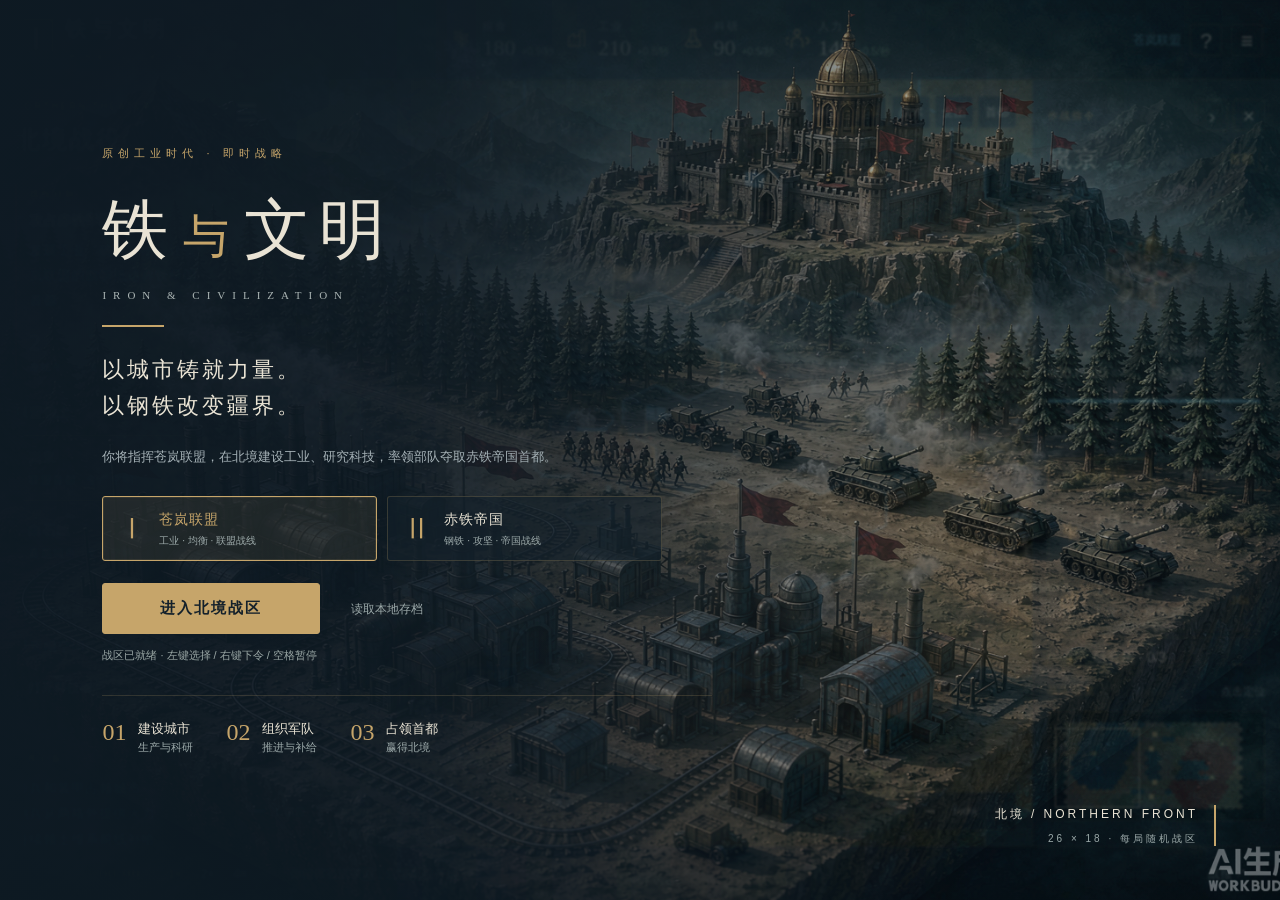
<file: index.html>
<!doctype html>
<html lang="zh-CN">
<head>
<meta charset="UTF-8"><meta name="viewport" content="width=device-width,initial-scale=1"><meta name="theme-color" content="#14212b">
<title>铁与文明 · 北境战役</title>
<link rel="icon" href="data:image/svg+xml,%3Csvg xmlns='http://www.w3.org/2000/svg' viewBox='0 0 40 40'%3E%3Cpath fill='%2314212b' d='M0 0h40v40H0z'/%3E%3Cpath fill='%23c6a56a' d='M10 8h20v5H10zm8 5h5v19h-5zM10 27h20v5H10z'/%3E%3C/svg%3E">
<link rel="stylesheet" href="style.css">
</head>
<body>
<div id="app">
<header class="topbar"><div class="brand"><b>Ⅰ</b><div><h1>铁与文明</h1><small>IRON & CIVILIZATION</small></div></div><div id="resources" class="resources" aria-label="国家资源"></div><div class="header-actions"><span class="faction-name">苍岚联盟</span><button id="help" class="icon-button" aria-label="操作手册">?</button><button id="menu" class="icon-button" aria-label="对局菜单">≡</button></div></header>
<main class="workspace">
<aside class="left-panel"><button id="close-left" class="icon-button drawer-close" aria-label="收起国家面板">×</button><div class="eyebrow">NORTHERN THEATER · 01</div><h2 class="campaign-title">北境战役</h2><section class="objective"><span class="eyebrow">战役目标</span><strong id="objective-title">攻占赤铁帝国首都</strong><p id="objective-detail">发展工业，确保补给。<br>让联盟的旗帜抵达赤都。</p><div id="campaign-stats" class="stats-pair"></div></section><div class="section-heading"><h3>联盟领土</h3><span id="city-count" class="badge"></span></div><div id="city-list"></div><div class="section-heading"><h3>科研与发展</h3></div><div id="research-summary"></div><button id="research-open" class="wide-button">打开科技树 <span>↗</span></button><div class="field-note"><span class="eyebrow">指挥官备忘</span><p>步兵和装甲占领城市。<br>炮兵从两格外提供火力。<br>连续领土维系前线补给。</p></div></aside>
<section class="map-area" aria-label="战役地图"><canvas id="map" tabindex="0" aria-label="六边形战役地图，左键选择，右键下令"></canvas><div class="map-top"><button id="toggle-left" class="icon-button" aria-label="切换国家面板">☰</button><div class="map-title">北境 / 战区态势<small id="map-status">实时战略地图</small></div><div class="map-tools"><button id="supply-toggle">补给</button><button id="routes-toggle" class="active" aria-pressed="true" title="显示或隐藏军队行军路线">行军</button><button id="grid-toggle">战术</button><button id="fit">全图</button><button id="home">首都</button><button id="open-inspector" aria-controls="inspector" aria-expanded="false" hidden>指令面板</button></div></div><div id="order-hint" class="order-hint" hidden>选择目标地块 · Esc 取消</div><div class="map-bottom"><div class="map-legend"><i class="blue-line"></i> Ⅰ 联盟 <i class="red-line"></i> Ⅱ 帝国 <i class="neutral-dot"></i> 中立</div><div class="zoom-tools"><button id="zoom-out" aria-label="缩小">−</button><span id="zoom-label">100%</span><button id="zoom-in" aria-label="放大">+</button></div></div><div id="toast" class="toast" role="status" hidden></div></section>
<aside class="right-panel"><div class="section-heading"><span class="eyebrow">作战指令</span><div class="panel-controls"><button id="collapse-inspector" class="icon-button" aria-label="收起指令面板" aria-controls="inspector" title="收起指令面板">›</button><button id="clear-selection" class="icon-button" aria-label="取消选择">×</button></div></div><div id="inspector"></div><div class="minimap-wrap"><div class="section-heading"><span class="eyebrow">战区总览</span><span class="tiny">点击定位</span></div><canvas id="minimap" aria-label="战区总览"></canvas></div></aside>
</main>
<footer class="bottom-bar"><div class="time-controls"><button id="pause">继续</button><span id="game-clock">00:00</span><div class="speeds"><button data-speed="1" class="active">1×</button><button data-speed="2">2×</button><button data-speed="4">4×</button></div></div><div id="latest-event">指挥部已就绪。</div><button id="log-open" class="quiet-button">战报 ↗</button><span class="bottom-hint">左键选择 · 右键下令 · 拖动平移</span></footer>
</div>
<div id="intro" class="intro-overlay"><div class="intro-keyart" aria-hidden="true"></div><div class="intro-content"><div class="intro-kicker">原创工业时代 · 即时战略</div><h2>铁<span>与</span>文明</h2><div class="intro-english">IRON & CIVILIZATION</div><div class="intro-rule"></div><p class="intro-description">以城市铸就力量。<br>以钢铁改变疆界。</p><p id="intro-faction-detail" class="intro-detail">你将指挥苍岚联盟，在北境建设工业、研究科技，<br>率领部队夺取赤铁帝国首都。</p><div class="faction-select" role="group" aria-label="选择指挥阵营"><button type="button" data-faction="0" class="faction-card active" aria-pressed="true"><span class="faction-mark">Ⅰ</span><span><strong>苍岚联盟</strong><small>工业 · 均衡 · 联盟战线</small></span></button><button type="button" data-faction="1" class="faction-card" aria-pressed="false"><span class="faction-mark">Ⅱ</span><span><strong>赤铁帝国</strong><small>钢铁 · 攻坚 · 帝国战线</small></span></button></div><div class="intro-actions"><button id="start" class="primary large" disabled>正在准备战区…</button><button id="intro-load" class="quiet-button">读取本地存档</button></div><div id="load-status" class="load-status">加载地图与指挥界面</div><div class="intro-steps"><div><b>01</b><span>建设城市<small>生产与科研</small></span></div><div><b>02</b><span>组织军队<small>推进与补给</small></span></div><div><b>03</b><span>占领首都<small>赢得北境</small></span></div></div></div><div class="intro-map-label">北境 / NORTHERN FRONT<small>26 × 18 · 每局随机战区</small></div></div>
<dialog id="modal"><div class="dialog-head"><div><span class="eyebrow">COMMAND CENTER</span><h2 id="modal-title"></h2></div><button id="modal-close" class="icon-button" aria-label="关闭弹窗">×</button></div><div id="modal-body"></div></dialog>
<script type="module" src="main.js"></script>
</body></html>
</file>
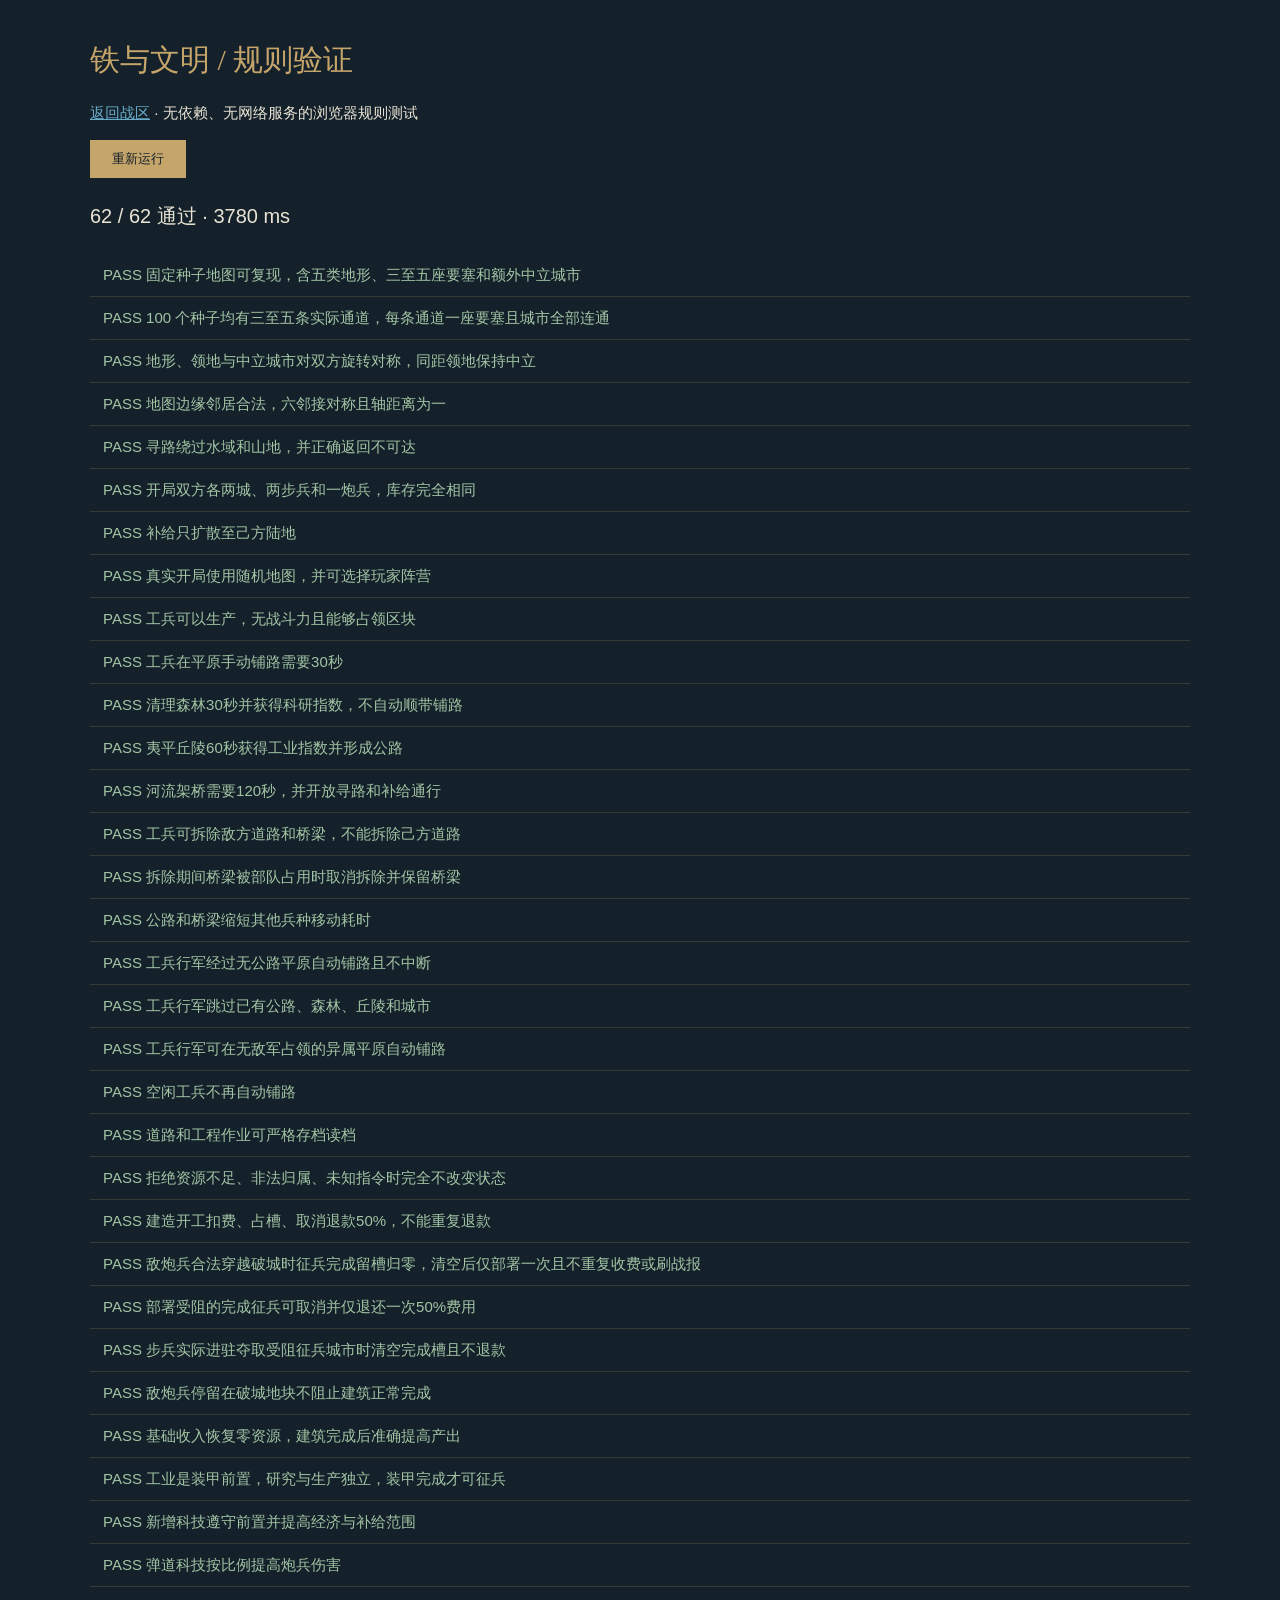
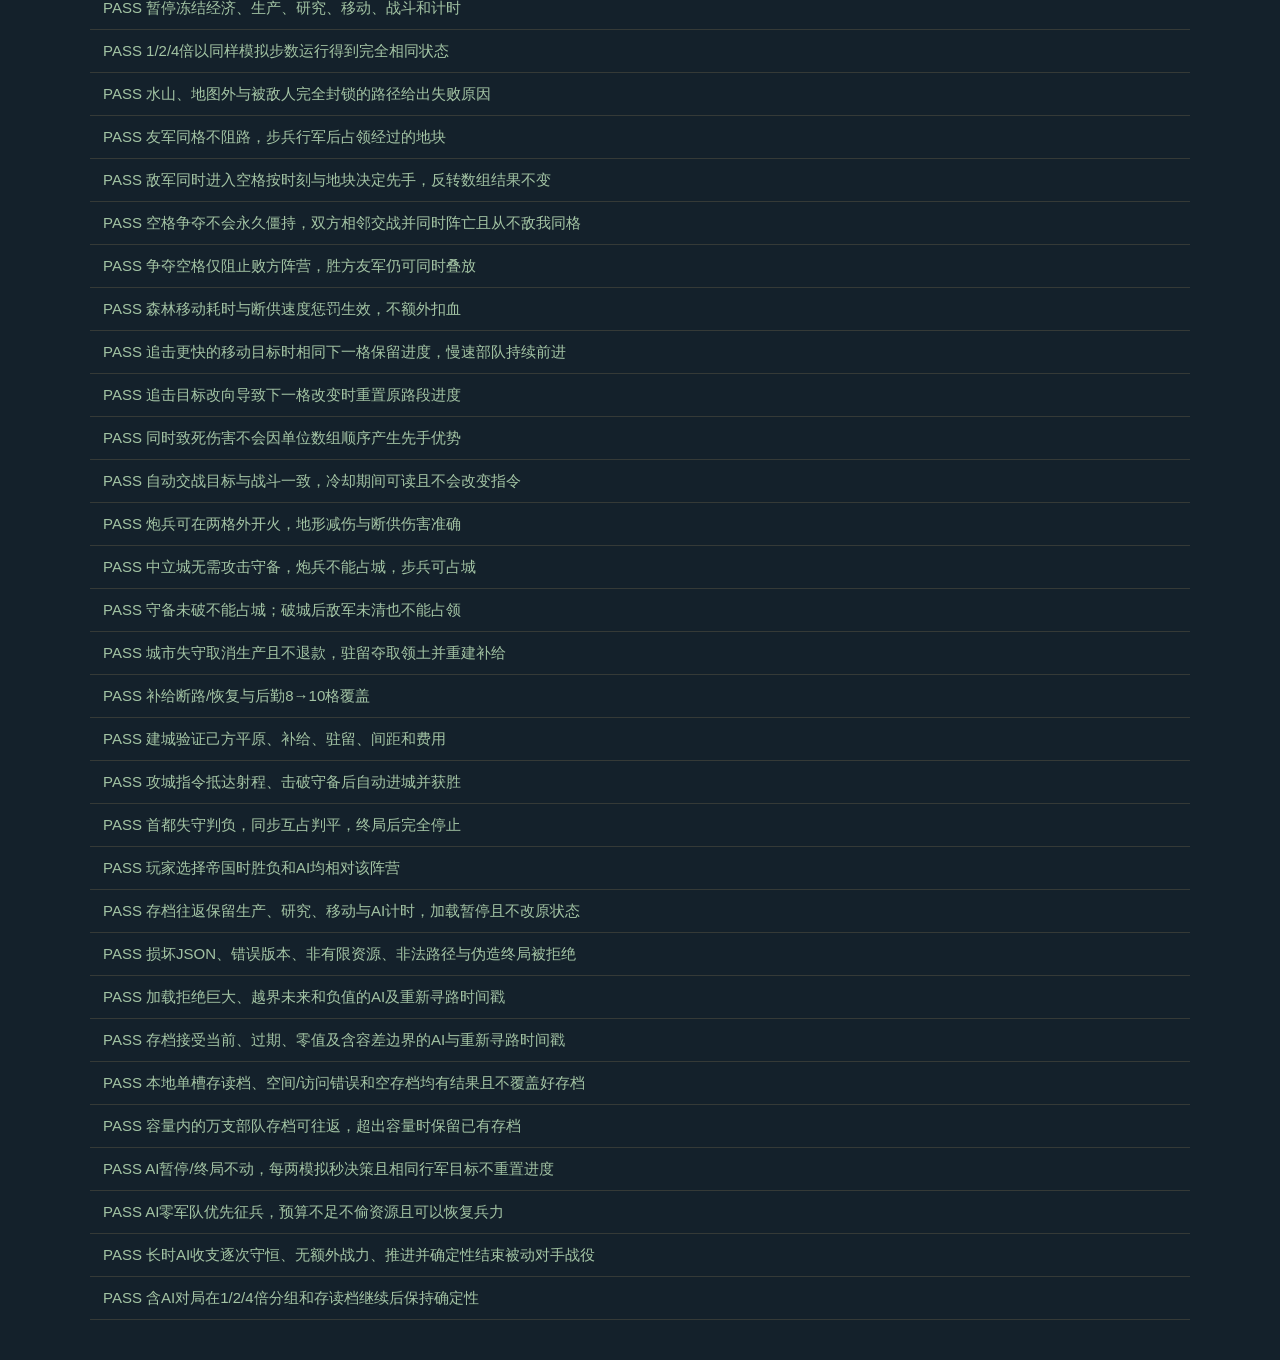
<file: rules.test.html>
<!doctype html>
<html lang="zh-CN"><head><meta charset="UTF-8"><meta name="viewport" content="width=device-width,initial-scale=1"><title>铁与文明 · 规则测试</title><style>body{font:15px/1.6 "Microsoft YaHei",sans-serif;background:#14212b;color:#e9e3d4;margin:40px auto;max-width:1100px;padding:0 24px}h1{font:30px SimSun,serif;color:#c6a56a}a{color:#68acc9}button{padding:10px 22px;background:#c6a56a;border:0;color:#14212b;cursor:pointer}.result{padding:9px 13px;border-bottom:1px solid #c6a56a30}.pass{color:#a3c4a4}.fail{color:#e4937c}#summary{margin:22px 0;font-size:20px}small{color:#99aaaa}pre{white-space:pre-wrap}</style></head><body><h1>铁与文明 / 规则验证</h1><p><a href="index.html">返回战区</a> · 无依赖、无网络服务的浏览器规则测试</p><button id="run">重新运行</button><div id="summary">正在执行…</div><div id="results"></div><pre id="details"></pre><script type="module" src="rules.test.js"></script></body></html>
</file>
<file: style.css>
*{box-sizing:border-box}:root{color-scheme:dark;--ink:#14212b;--panel:#24333b;--brass:#c6a56a;--text:#e9e3d4;--muted:#9daaaa;--line:#c6a56a30;--blue:#68acc9;--red:#c96b61;--amber:#e4b56e}html,body{margin:0;width:100%;height:100%;overflow:hidden}body{background:var(--ink);color:var(--text);font:14px/1.5 "Microsoft YaHei","PingFang SC",sans-serif}button{font:inherit;color:inherit;border:1px solid var(--line);background:#ffffff07;border-radius:3px;padding:8px 12px;cursor:pointer;transition:background .15s,border-color .15s}button:hover:not(:disabled){background:#c6a56a20;border-color:var(--brass)}button:focus-visible,canvas:focus-visible{outline:2px solid var(--brass);outline-offset:2px}button:disabled{opacity:.4;cursor:not-allowed}button.active{background:#c6a56a25;color:var(--brass);border-color:var(--brass)}button.primary{background:var(--brass);color:var(--ink);font-weight:700;border-color:var(--brass)}button.primary:hover:not(:disabled){background:#dfc18a}h1,h2,h3,p{margin:0}h2{font:25px/1.4 SimSun,serif;letter-spacing:2px}h3{font-size:14px;font-weight:500}.tiny{font-size:11px;color:var(--muted)}.eyebrow{font-size:10px;letter-spacing:2px;color:var(--brass)}.icon-button{width:32px;height:32px;padding:0;font-size:21px;display:inline-grid;place-items:center;background:transparent}.quiet-button{border-color:transparent;background:transparent;color:var(--muted);font-size:12px}.wide-button{width:100%;display:flex;justify-content:space-between;font-size:13px}.brand{display:flex;align-items:center;gap:12px;width:214px;flex-shrink:0}.brand>b{font:700 29px Georgia;color:var(--brass);border:1px solid var(--brass);width:36px;height:42px;text-align:center;clip-path:polygon(0 0,100% 0,100% 80%,50% 100%,0 80%)}.brand h1{font:22px SimSun,serif;letter-spacing:4px}.brand small{font-size:8px;letter-spacing:2px;color:var(--brass)}#app{height:100%;display:flex;flex-direction:column}.topbar{height:80px;display:flex;align-items:center;flex-shrink:0;padding:0 22px;border-bottom:1px solid var(--line);gap:12px;background:linear-gradient(130deg,#25353d,#14212b)}.resources{display:flex;flex:1;justify-content:center;gap:25px}.resource{min-width:104px;display:flex;align-items:center;gap:10px}.resource-icon{width:24px;color:var(--brass)}.resource-label{display:block;color:var(--muted);font-size:11px;letter-spacing:2px}.resource strong{font:24px/1.2 Georgia; font-variant-numeric:tabular-nums}.resource small{font-size:10px;color:#a6c3a6;margin-left:6px}.header-actions{display:flex;align-items:center;gap:9px;font-size:12px}.faction-name{color:var(--blue)}.workspace{flex:1;display:flex;min-height:0}.left-panel,.right-panel{flex-shrink:0;background:linear-gradient(150deg,#24353d,#192b35 70%);padding:22px 18px;overflow-y:auto;scrollbar-width:thin;scrollbar-color:#56635e transparent}.left-panel{width:238px;border-right:1px solid var(--line)}.right-panel{width:274px;border-left:1px solid var(--line);display:flex;flex-direction:column}.campaign-title{margin-top:8px}.objective{border-left:2px solid var(--brass);padding-left:12px;margin:25px 0}.objective strong{display:block;margin:7px 0}.objective p,.field-note p{font-size:12px;color:var(--muted);line-height:1.8}.stats-pair{display:flex;gap:26px;margin-top:16px}.stats-pair strong{font:23px Georgia;margin:0}.stats-pair span{font-size:11px;color:var(--muted)}.section-heading{display:flex;align-items:center;justify-content:space-between;margin:20px 0 12px}.section-heading:first-child{margin-top:0}.badge{font:12px Georgia;border:1px solid var(--line);color:var(--brass);padding:2px 6px}.city-card{width:100%;text-align:left;margin-bottom:7px;padding:11px 12px}.city-card.selected{border-color:var(--brass);background:#c6a56a10}.city-card strong{font-size:14px;font-weight:500}.city-card small{display:block;font-size:11px;color:var(--muted);margin-top:3px}.city-symbol{float:right;color:var(--brass);font:20px Georgia}.mini-progress,.progress{height:3px;background:#0c1b21;margin-top:9px}.mini-progress i,.progress i{display:block;height:100%;background:var(--brass)}.field-note{border-top:1px solid var(--line);padding-top:17px;margin-top:23px}.field-note p{margin-top:8px}.art-status{font-size:10px;color:#999a8d;margin-top:20px}.map-area{position:relative;min-width:0;flex:1;background:#102028;overflow:hidden}#map{width:100%;height:100%;display:block;cursor:crosshair;touch-action:none;outline:none}.map-top{position:absolute;left:16px;right:16px;top:16px;display:flex;align-items:center;gap:10px;pointer-events:none}.map-top button{pointer-events:auto;backdrop-filter:blur(10px);background:#14212bd9}.map-title{font-size:12px;letter-spacing:2px;padding:6px 12px;border-left:2px solid var(--brass);background:#14212bc9}.map-title small{display:block;font-size:10px;color:var(--muted);letter-spacing:0}.map-tools{margin-left:auto;display:flex;gap:5px}.map-tools button{font-size:12px;padding:6px 9px}.map-bottom{position:absolute;left:20px;right:16px;bottom:16px;display:flex;justify-content:space-between;align-items:center;pointer-events:none}.map-legend{display:flex;align-items:center;gap:7px;font-size:10px;background:#14212bdb;padding:7px 10px;color:#bac5bd;border:1px solid var(--line)}.blue-line,.red-line{width:13px;height:2px;background:var(--blue);margin-left:7px}.red-line{background:var(--red)}.neutral-dot{height:5px;width:5px;background:var(--brass);border-radius:50%;margin-left:7px}.zoom-tools{display:flex;align-items:center;pointer-events:auto;background:#14212be0;border:1px solid var(--line)}.zoom-tools button{border:0;width:30px;padding:3px;font-size:20px}.zoom-tools span{font:11px Georgia;text-align:center;min-width:40px}.bottom-bar{height:54px;flex-shrink:0;display:flex;align-items:center;padding:0 20px;gap:18px;border-top:1px solid var(--line);background:#13222b}.time-controls{display:flex;align-items:center;gap:15px}.time-controls>button{padding:5px 10px;min-width:64px;font-size:12px}#game-clock{font:16px Georgia;color:var(--brass);letter-spacing:1px;width:46px}.speeds{display:flex;gap:3px}.speeds button{border-color:transparent;padding:4px 7px;font-size:12px}#latest-event{font-size:12px;flex:1;overflow:hidden;text-overflow:ellipsis;white-space:nowrap;border-left:1px solid var(--line);padding-left:16px;color:#c3c9bc}.bottom-hint{font-size:10px;color:#849498}.detail-heading{display:flex;justify-content:space-between;align-items:center;margin-bottom:7px}.detail-heading h2{font-size:24px}.owner-label{color:var(--blue);font-size:11px;letter-spacing:1px}.owner-label.enemy{color:var(--red)}.detail-portrait{height:125px;display:flex;align-items:center;justify-content:center;background:radial-gradient(ellipse at 50% 75%,#79806c30,transparent 70%);border-bottom:1px solid var(--line);margin-bottom:15px}.detail-portrait img{width:180px;height:125px;object-fit:contain}.detail-stats{display:grid;grid-template-columns:1fr 1fr;gap:12px 8px;margin:15px 0}.detail-stats span{display:block;font-size:11px;color:var(--muted);margin-bottom:3px}.detail-stats strong{font-size:14px;font-weight:500}.health-track{height:4px;background:#102029;margin:8px 0 16px}.health-track i{display:block;height:100%;background:var(--blue)}.description{font-size:12px;color:var(--muted);line-height:1.8;margin:10px 0}.action-list{display:flex;flex-direction:column;gap:6px}.action-card{display:flex;align-items:center;gap:10px;width:100%;text-align:left;padding:9px 10px}.action-card svg{width:24px;flex-shrink:0;color:var(--brass)}.action-card>div{flex:1}.action-card strong{font-size:13px;font-weight:500;display:block}.action-card small{font-size:10px;color:var(--muted);display:block;margin-top:3px}.duration{font-size:11px;color:var(--brass)}.reason{font-size:11px;color:var(--amber);margin:3px 0 7px}.production-box{border:1px solid var(--line);padding:12px;margin-bottom:14px}.production-box small{font-size:11px;color:var(--muted)}.production-box button{font-size:11px;padding:4px 8px;margin-top:9px}.empty-symbol{font:70px Georgia;color:#c6a56a60;text-align:center;margin:30px 0}.minimap-wrap{margin-top:auto;padding-top:18px}.minimap-wrap .section-heading{margin-top:0}#minimap{width:100%;height:110px;border:1px solid var(--line);background:#102028;cursor:pointer}.status-pill{font-size:11px;padding:3px 7px;color:#bdd1b9;border:1px solid #8dab8040;background:#55774f20}.status-pill.warning{color:var(--amber);border-color:#c6a56a50;background:#c6a56a10}.order-hint{position:absolute;left:50%;top:76px;transform:translateX(-50%);padding:8px 17px;border:1px solid var(--brass);background:#14212bf2;color:var(--brass);font-size:12px;white-space:nowrap}.toast{position:absolute;left:50%;bottom:66px;transform:translateX(-50%);padding:10px 18px;max-width:90%;text-align:center;background:#13212af5;border:1px solid var(--brass);box-shadow:0 8px 30px #0005;font-size:13px;pointer-events:none}.intro-overlay{position:fixed;inset:0;z-index:5;display:flex;align-items:center;background:linear-gradient(90deg,#101d28fc 0%,#101d28f4 30%,#101d2866 70%,#101d2820);backdrop-filter:blur(1px);overflow:hidden}.intro-keyart{position:absolute;inset:0;background:url("assets/key-art.png") center center/cover no-repeat;opacity:.72;z-index:-1;pointer-events:none;filter:saturate(.82) contrast(1.04)}.intro-keyart::after{content:"";position:absolute;inset:0;background:linear-gradient(90deg,#101d28f5 0%,#101d28d9 34%,#101d2833 72%,#101d2810)}.intro-content{margin-left:8vw;width:610px}.intro-kicker{font-size:11px;color:var(--brass);letter-spacing:5px;margin-bottom:24px}.intro-content h2{font:78px SimSun,serif;letter-spacing:9px}.intro-content h2 span{font-size:46px;color:var(--brass);padding:0 6px}.intro-english{font:11px Georgia;letter-spacing:7px;color:#abb5b4;margin:14px 0 24px}.intro-rule{height:2px;width:62px;background:var(--brass);margin-bottom:25px}.intro-description{font:24px/1.65 SimSun,serif;letter-spacing:3px}.intro-detail{font-size:13px;line-height:1.9;color:#a5b1b6;margin:20px 0 27px}.large{font-size:15px;letter-spacing:2px;padding:13px 33px;min-width:218px}.load-status{font-size:11px;color:#9aa7a5;margin-top:13px}.intro-steps{display:flex;gap:33px;border-top:1px solid var(--line);padding-top:23px;margin-top:32px}.intro-steps>div{display:flex;gap:12px}.intro-steps b{font:24px Georgia;color:var(--brass)}.intro-steps span{font-size:13px}.intro-steps small{display:block;font-size:11px;color:var(--muted)}.preview-note{font-size:11px;color:#9c9b8c;max-width:480px;margin-top:22px}.intro-map-label{position:absolute;right:5vw;bottom:6vh;text-align:right;font-size:12px;letter-spacing:3px;padding-right:16px;border-right:2px solid var(--brass)}.intro-map-label small{display:block;font-size:10px;color:var(--muted);margin-top:8px}dialog{width:min(780px,92vw);max-height:88vh;overflow:auto;background:linear-gradient(140deg,#263840,#14232d);color:var(--text);border:1px solid #c6a56a66;border-radius:6px;padding:26px;box-shadow:0 25px 100px #0009}dialog::backdrop{background:#07121bc9;backdrop-filter:blur(5px)}.dialog-head{display:flex;justify-content:space-between;align-items:center;border-bottom:1px solid var(--line);padding-bottom:20px;margin-bottom:22px}.dialog-head h2{margin-top:6px}.tech-grid,.guide-grid{display:grid;grid-template-columns:1fr 1fr;gap:18px}.tech-card{padding:19px;border:1px solid var(--line);background:#ffffff03}.tech-card h3{font-size:17px;margin:8px 0}.tech-card p{font-size:13px;color:var(--muted);min-height:43px}.tech-card button{width:100%;margin-top:14px}.tech-card svg{width:28px;height:28px;color:var(--brass)}.tech-card small{font-size:11px;color:var(--brass)}.guide-grid h3{color:var(--brass);margin-bottom:9px}.guide-grid p{color:#adbaba;font-size:14px;line-height:1.9}.guide-units{display:flex;gap:18px;border-top:1px solid var(--line);padding-top:20px;margin-top:20px}.guide-unit{flex:1;text-align:center}.guide-unit img{width:130px;height:95px;object-fit:contain}.guide-unit p{font-size:12px;color:var(--muted)}.menu-actions{display:grid;grid-template-columns:1fr 1fr;gap:12px}.log-entry{display:flex;gap:20px;border-bottom:1px solid var(--line);padding:11px 0;font-size:13px}.log-entry time{font:14px Georgia;color:var(--brass)}.outcome{text-align:center;padding:20px}.outcome h3{font:40px SimSun,serif;letter-spacing:5px;color:var(--brass);margin:20px}.outcome p{color:var(--muted);margin:15px 0 25px}.collapse-left .left-panel{display:none}.stack-buttons{display:flex;flex-wrap:wrap;gap:5px;margin:12px 0}.stack-buttons button{font-size:11px;padding:5px 7px}.unit-order{font-size:12px;color:var(--brass);border-left:2px solid var(--brass);padding-left:9px;margin:15px 0}svg{display:block;width:100%;height:auto}[hidden]{display:none!important}@media(max-width:1300px){.left-panel{width:214px;padding:19px 15px}.right-panel{width:248px;padding:19px 15px}.brand{width:190px}.resources{gap:12px}.resource{min-width:90px;gap:8px}.topbar{padding:0 17px}.resource strong{font-size:22px}.bottom-hint{display:none}.map-tools button{padding:6px}.map-title{display:none}.intro-content h2{font-size:66px}.intro-description{font-size:22px}}@media(max-height:760px){.field-note{display:none}.left-panel,.right-panel{padding-top:16px}.objective{margin:18px 0}.detail-portrait{height:95px}.detail-portrait img{height:100px}.section-heading{margin-top:16px}.action-card{padding:7px 9px}.minimap-wrap{padding-top:12px}#minimap{height:85px}.topbar{height:72px}.intro-kicker{margin-bottom:16px}.intro-content h2{font-size:64px}.intro-english{margin:12px 0 17px}.intro-rule{margin-bottom:18px}.intro-description{font-size:21px}.intro-detail{margin:14px 0 20px}.intro-steps{margin-top:22px;padding-top:17px}.preview-note{margin-top:14px}}@media(max-width:1050px){.left-panel{display:none}.collapse-left .left-panel{display:block;position:absolute;top:72px;bottom:54px;left:0;z-index:3;box-shadow:15px 0 45px #0006}.brand{width:170px}.resources{gap:10px}.resource{min-width:74px}.resource-icon{display:none}.faction-name{display:none}.right-panel{width:230px}.topbar{height:72px}.bottom-bar{gap:9px;padding:0 12px}}@media(max-width:760px){.right-panel{width:205px;padding:14px 12px}.brand{width:126px;gap:7px}.brand h1{font-size:16px;letter-spacing:2px}.brand small{font-size:6px;letter-spacing:1px}.brand>b{width:25px;height:32px;font-size:22px}.resource{min-width:0}.resource-label{font-size:9px;letter-spacing:0}.resource strong{font-size:18px}.resource small{display:block;margin:0}.resources{gap:17px}.header-actions{gap:3px}.map-top{left:8px;right:8px}.map-tools{gap:3px}.map-tools button{font-size:10px}.map-legend{display:none}.map-bottom{justify-content:flex-end}#latest-event{display:none}.bottom-bar>.quiet-button{margin-left:auto}.intro-content{margin-left:7vw;width:85vw}.intro-content h2{font-size:52px}.intro-description{font-size:19px}.intro-map-label{display:none}.intro-steps{gap:20px}.intro-detail{font-size:12px}.tech-grid,.guide-grid{grid-template-columns:1fr}.guide-unit img{width:80px}.topbar{padding:0 10px}}
.panel-controls{display:flex;gap:5px}.collapse-right .right-panel{display:none}.drawer-close{display:none}@media(max-width:1050px){.drawer-close{display:grid;position:absolute;right:8px;top:8px}.brand small{font-size:7px;letter-spacing:1.5px;white-space:nowrap}}
.production-tabs{display:flex;gap:6px;margin:14px 0 10px}.production-tabs button{flex:1;font-size:13px;padding:6px}.action-card .unit-icon{width:42px;height:38px;object-fit:contain;flex-shrink:0}.action-card .reason{display:block;margin-top:4px;font-size:11px;line-height:1.5}.action-card:disabled{opacity:.65}.description{font-size:13px}.action-card strong{font-size:14px}.log-entry.danger{color:var(--amber)}.log-entry.success{color:#b8cbae}#inspector{flex:1;min-height:0;overflow-y:auto;padding-right:5px;scrollbar-width:thin;scrollbar-color:#56635e transparent}.right-panel{overflow:hidden}.right-panel>.section-heading{flex-shrink:0}.production-box{font-size:14px}.production-box button{font-size:12px}.health-track i{transition:width .15s}.minimap-wrap{flex-shrink:0}.description,.unit-order,.tech-card p,.objective p,.field-note p{font-size:14px}.owner-label,.detail-stats span,.action-card small,.city-card small{font-size:12px}.reason,.action-card .reason{font-size:12px}.action-card strong{font-size:14px}
dialog.tech-tree-modal{width:min(1040px,96vw)}
.tech-tree-scroll{max-height:62vh;overflow:auto;border:1px solid var(--line);background:linear-gradient(#ffffff03,#00000012),repeating-linear-gradient(0deg,transparent,transparent 31px,#c6a56a08 32px),repeating-linear-gradient(90deg,transparent,transparent 31px,#c6a56a08 32px);scrollbar-width:thin;scrollbar-color:#766e59 transparent}
.tech-tree{position:relative;margin:0 auto}
.tech-links{position:absolute;inset:0;pointer-events:none}
.tech-edge{fill:none;stroke:#71808755;stroke-width:2;stroke-dasharray:5 5}
.tech-edge.unlocked{stroke:#c6a56aaa;stroke-dasharray:none}
#tech-arrow path{fill:#c6a56a}
.tech-node{position:absolute;width:190px;height:112px;padding:9px 11px;border:1px solid #72808755;border-radius:4px;background:linear-gradient(145deg,#2b3d44f5,#172a33f5);box-shadow:0 5px 15px #0003;transition:border-color .18s,transform .18s,box-shadow .18s}
.tech-node-head{display:flex;align-items:center;gap:8px;height:31px}
.tech-node-icon{display:grid;place-items:center;width:27px;height:27px;border:1px solid var(--line);border-radius:50%;color:var(--brass);flex-shrink:0}
.tech-node-icon svg{width:18px;height:18px}
.tech-node h3{font-size:13px;line-height:1.2;white-space:nowrap}
.tech-state{font-size:9px;letter-spacing:1px;color:var(--muted)}
.tech-node p{font-size:11px;line-height:1.45;color:#b6c0bb;margin:6px 0 0;white-space:nowrap;overflow:hidden;text-overflow:ellipsis}
.tech-node-foot{position:absolute;left:11px;right:9px;bottom:9px;display:flex;align-items:center;justify-content:space-between;gap:5px}
.tech-node-foot small{font-size:9px;color:var(--brass);white-space:nowrap}
.tech-node-foot button{font-size:10px;padding:4px 6px;max-width:88px;white-space:nowrap;overflow:hidden;text-overflow:ellipsis}
.tech-node button:disabled{opacity:1}
.tech-node.available{border-color:#c6a56aaa;box-shadow:0 0 16px #c6a56a12}
.tech-node.available:hover{transform:translateY(-2px);border-color:var(--brass);box-shadow:0 7px 20px #0005,0 0 18px #c6a56a20}
.tech-node.available .tech-state{color:var(--brass)}
.tech-node.completed{border-color:#80ad8c88;background:linear-gradient(145deg,#294139f5,#172d2df5)}
.tech-node.completed .tech-state{color:#a9cfad}
.tech-node.active{border-color:#79c4d5;background:linear-gradient(145deg,#29434cf5,#172e38f5);box-shadow:0 0 20px #79c4d520}
.tech-node.active .tech-state{color:#a8e2ec}
.tech-node.locked{opacity:.55;filter:saturate(.65)}
.tech-node.unavailable{border-color:#7f756a66}
.tech-node-progress{position:absolute;left:0;right:0;bottom:0;height:3px;background:#0b1c23}
.tech-node-progress i{display:block;height:100%;background:#91d9e5;box-shadow:0 0 8px #91d9e5}
.tech-legend{display:flex;gap:18px;margin:14px 0 12px;font-size:11px;color:var(--muted)}
.tech-legend span{display:flex;align-items:center;gap:6px}
.tech-legend span:before{content:"";width:8px;height:8px;border-radius:50%;background:#777}
.tech-legend .completed:before{background:#8fb99a}.tech-legend .active:before{background:#79c4d5}.tech-legend .available:before{background:var(--brass)}.tech-legend .locked:before{background:#5c696c}
dialog.tech-tree-modal{width:min(1120px,96vw)}
.tech-tree-scroll{max-height:52vh}
.tech-node{cursor:pointer}.tech-node:focus-visible{outline:2px solid #f0d69c;outline-offset:3px}
.tech-node.selected{border-color:#e4c586;box-shadow:0 0 0 1px #e4c58644,0 8px 24px #0005;transform:translateY(-2px)}
.tech-node.locked.selected,.tech-node.unavailable.selected{opacity:1;filter:none}
.tech-detail{display:grid;grid-template-columns:1fr auto;gap:24px;align-items:center;margin:0 0 14px;padding:16px 18px;border:1px solid #c6a56a4d;background:linear-gradient(120deg,#c6a56a12,#79c4d508);border-radius:4px;min-height:104px}
.tech-detail-main h3{display:flex;align-items:center;gap:12px;font:21px SimSun,serif;letter-spacing:1px;margin:5px 0 6px}
.tech-detail-main p{font-size:13px;color:#c4cec6;margin-bottom:9px}
.tech-detail-state{font:10px/1.4 "Microsoft YaHei",sans-serif;letter-spacing:1px;padding:3px 7px;border:1px solid #72808766;color:var(--muted)}
.tech-detail-state.completed{color:#a9cfad;border-color:#80ad8c88}.tech-detail-state.active{color:#a8e2ec;border-color:#79c4d588}.tech-detail-state.available{color:var(--brass);border-color:#c6a56a88}
.tech-requirement{display:inline-flex;align-items:center;gap:6px;font-size:11px;color:#9ba9a8}.tech-requirement i{width:7px;height:7px;border:1px solid #879392;border-radius:50%}.tech-requirement.met{color:#b8c9b1}.tech-requirement.met i{background:#8fb99a;border-color:#8fb99a}
.tech-detail-action{text-align:right;min-width:190px}.tech-detail-action small{display:block;color:var(--brass);font-size:11px;margin-bottom:9px}.tech-detail-action button{min-width:150px}
@media(max-width:760px){.tech-detail{grid-template-columns:1fr;gap:12px}.tech-detail-action{text-align:left}.tech-detail-action button{width:100%}.tech-detail-main h3{font-size:19px}.tech-tree-scroll{max-height:45vh}}
.faction-select{display:grid;grid-template-columns:1fr 1fr;gap:10px;margin:0 0 22px;max-width:560px}.faction-card{display:flex;align-items:center;gap:12px;text-align:left;padding:12px 14px;background:#14212b9c;border-color:#c6a56a38}.faction-card.active{border-color:var(--brass);background:#c6a56a18;box-shadow:inset 0 0 0 1px #c6a56a20}.faction-mark{font:28px Georgia;color:var(--brass);width:30px;text-align:center}.faction-card strong{display:block;font-size:14px;font-weight:500;letter-spacing:1px}.faction-card small{display:block;font-size:10px;color:var(--muted);margin-top:3px}.intro-actions{display:flex;align-items:center;gap:18px}.intro-actions .quiet-button{font-size:12px}.guide-units{flex-wrap:wrap}.guide-unit{min-width:120px}.faction-select+.primary{margin-top:4px}@media(max-width:760px){.faction-select{grid-template-columns:1fr;gap:7px}.faction-card{padding:9px 12px}.intro-actions{gap:10px;flex-wrap:wrap}.intro-content h2{font-size:46px}.intro-detail{margin:14px 0 18px}.faction-select{margin-bottom:16px}}
</file>
